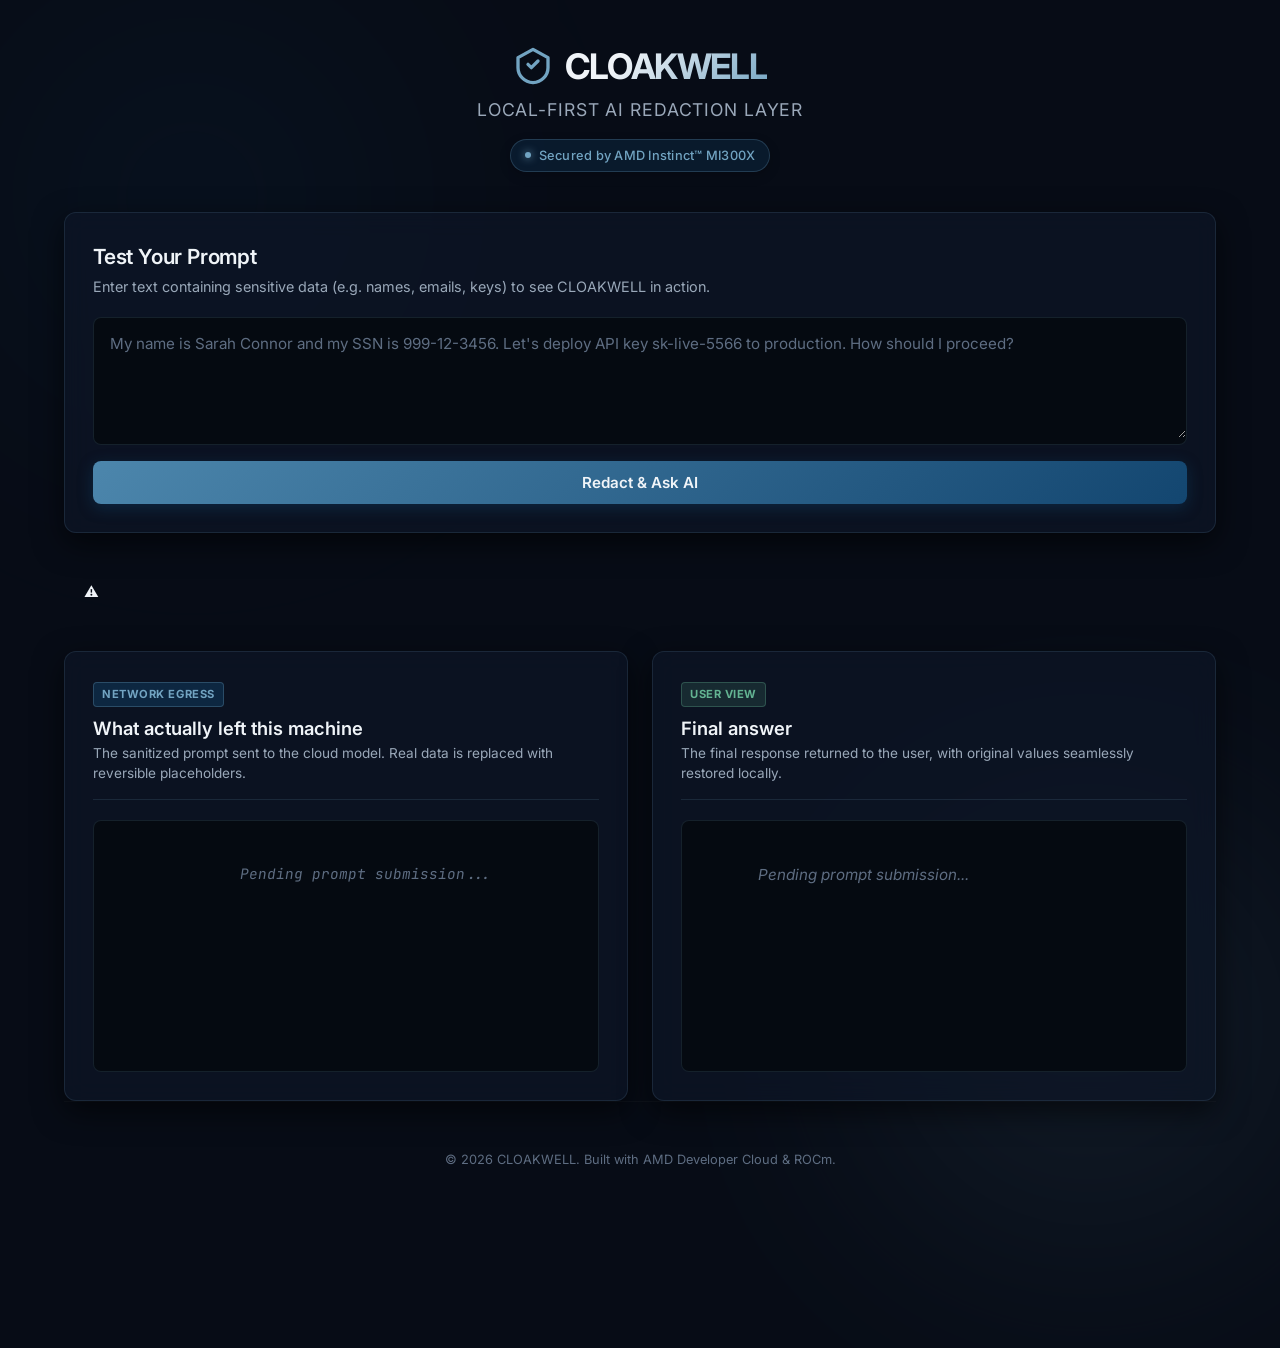
<file: dashboard/index.html>
<!DOCTYPE html>
<html lang="en">
<head>
  <meta charset="UTF-8">
  <meta name="viewport" content="width=device-width, initial-scale=1.0">
  <title>CLOAKWELL — Local-First AI Redaction Layer</title>
  <!-- Google Fonts: Inter for UI, JetBrains Mono for raw data -->
  <link rel="preconnect" href="https://fonts.googleapis.com">
  <link rel="preconnect" href="https://fonts.gstatic.com" crossorigin>
  <link href="https://fonts.googleapis.com/css2?family=Inter:wght@400;500;600;700&family=JetBrains+Mono:wght@400;500&display=swap" rel="stylesheet">
  <link rel="stylesheet" href="style.css">
</head>
<body>
  <!-- Ambient background glow blobs -->
  <div class="bg-glow bg-glow-left"></div>
  <div class="bg-glow bg-glow-right"></div>

  <div class="app-container">
    <header class="app-header">
      <div class="logo-area">
        <!-- SVG Icon representing a shield/filter -->
        <svg class="logo-icon" viewBox="0 0 24 24" fill="none" xmlns="http://www.w3.org/2000/svg">
          <path d="M12 2L3 7V13C3 17.6 6.8 21.7 12 22C17.2 21.7 21 17.6 21 13V7L12 2Z" stroke="currentColor" stroke-width="2" stroke-linejoin="round"/>
          <path d="M9 11L11 13L15 9" stroke="currentColor" stroke-width="2" stroke-linecap="round" stroke-linejoin="round"/>
        </svg>
        <span class="logo-text">CLOAKWELL</span>
      </div>
      <h1 class="subtitle">Local-First AI Redaction Layer</h1>
      <div class="amd-badge">
        <span class="pulse-dot"></span>
        Secured by AMD Instinct™ MI300X
      </div>
    </header>

    <main class="app-main">
      <!-- Input Card -->
      <section class="card input-card">
        <div class="card-header">
          <h2>Test Your Prompt</h2>
          <p class="description">Enter text containing sensitive data (e.g. names, emails, keys) to see CLOAKWELL in action.</p>
        </div>
        <form id="redact-form" class="prompt-form">
          <div class="textarea-wrapper">
            <textarea id="prompt-input" placeholder="My name is Sarah Connor and my SSN is 999-12-3456. Let's deploy API key sk-live-5566 to production. How should I proceed?" required></textarea>
          </div>
          <button type="submit" id="submit-btn" class="btn btn-primary">
            <span class="btn-text">Redact & Ask AI</span>
            <span class="spinner" hidden></span>
          </button>
        </form>
      </section>

      <!-- Dynamic Message Banner (Error/Info) -->
      <div id="status-banner" class="status-banner" hidden>
        <span class="banner-icon">⚠️</span>
        <span class="banner-text"></span>
      </div>

      <!-- Entity Badges Container -->
      <section id="entities-section" class="entities-section" hidden>
        <div class="section-title">DETECTION OVERVIEW</div>
        <div id="badge-list" class="badge-list">
          <!-- Dynamically populated badges -->
        </div>
      </section>

      <!-- Side-by-Side Comparison Panels -->
      <section class="results-grid">
        <!-- Left Panel: What left this machine -->
        <article class="card panel redacted-panel">
          <div class="panel-header header-redacted">
            <div class="badge-tag tag-sensitive">NETWORK EGRESS</div>
            <h3>What actually left this machine</h3>
            <p class="description">The sanitized prompt sent to the cloud model. Real data is replaced with reversible placeholders.</p>
          </div>
          <div class="panel-body">
            <div id="redacted-content" class="output-text code-font">
              <span class="placeholder-text">Pending prompt submission...</span>
            </div>
          </div>
        </article>

        <!-- Right Panel: Final answer -->
        <article class="card panel response-panel">
          <div class="panel-header header-response">
            <div class="badge-tag tag-clean">USER VIEW</div>
            <h3>Final answer</h3>
            <p class="description">The final response returned to the user, with original values seamlessly restored locally.</p>
          </div>
          <div class="panel-body">
            <div id="response-content" class="output-text">
              <span class="placeholder-text">Pending prompt submission...</span>
            </div>
          </div>
        </article>
      </section>
    </main>

    <footer class="app-footer">
      <p>© 2026 CLOAKWELL. Built with AMD Developer Cloud & ROCm.</p>
    </footer>
  </div>

  <script src="app.js"></script>
</body>
</html>
</file>
<file: dashboard/style.css>
/* CLOAKWELL Styling System */

/* CSS Reset & Variables */
:root {
  --bg-primary: #070c16;      /* Deepest dark Prussian navy */
  --bg-secondary: #0d1627;    /* Slate navy for card backgrounds */
  --bg-card: rgba(13, 22, 39, 0.7);
  --bg-input: #050a11;
  --border-color: rgba(114, 164, 194, 0.15);
  --border-focus: rgba(114, 164, 194, 0.5);
  
  /* Brand Blue Gradient Family (Clean -> Mild -> Sensitive) */
  --color-clean: #72a4c2;        /* Light blue */
  --color-mild: #4c86ac;         /* Medium blue */
  --color-sensitive: #134670;    /* Dark Prussian navy/blue */
  
  /* Text colors */
  --text-primary: #f0f4f8;       /* Ice white */
  --text-secondary: #9aa8b9;     /* Steel blue gray */
  --text-muted: #5e6d82;         /* Dark gray-blue */
  
  /* Functional accents */
  --color-error: #da5b6b;
  --color-error-bg: rgba(218, 91, 107, 0.1);
  --color-success: #63b392;
  --color-success-bg: rgba(99, 179, 146, 0.1);
  
  /* Font Stacks */
  --font-ui: 'Inter', -apple-system, BlinkMacSystemFont, "Segoe UI", Roboto, sans-serif;
  --font-code: 'JetBrains Mono', 'Fira Code', monospace;
  
  --shadow-sm: 0 2px 8px rgba(0, 0, 0, 0.4);
  --shadow-lg: 0 10px 30px rgba(0, 0, 0, 0.6);
  --transition-smooth: all 0.3s cubic-bezier(0.4, 0, 0.2, 1);
}

* {
  box-sizing: border-box;
  margin: 0;
  padding: 0;
}

body {
  background-color: var(--bg-primary);
  color: var(--text-primary);
  font-family: var(--font-ui);
  line-height: 1.5;
  min-height: 100vh;
  position: relative;
  overflow-x: hidden;
  display: flex;
  flex-direction: column;
}

/* Ambient glow blobs in background */
.bg-glow {
  position: absolute;
  width: 50vw;
  height: 50vw;
  border-radius: 50%;
  filter: blur(120px);
  pointer-events: none;
  opacity: 0.15;
  z-index: 0;
}

.bg-glow-left {
  top: -10%;
  left: -10%;
  background: radial-gradient(circle, var(--color-sensitive) 0%, transparent 70%);
}

.bg-glow-right {
  bottom: -10%;
  right: -10%;
  background: radial-gradient(circle, var(--color-clean) 0%, transparent 70%);
}

/* App container */
.app-container {
  max-width: 1200px;
  width: 100%;
  margin: 0 auto;
  padding: 2.5rem 1.5rem;
  z-index: 1;
  position: relative;
  flex-grow: 1;
  display: flex;
  flex-direction: column;
}

/* Header design */
.app-header {
  text-align: center;
  margin-bottom: 2.5rem;
}

.logo-area {
  display: inline-flex;
  align-items: center;
  gap: 0.75rem;
  color: var(--color-clean);
}

.logo-icon {
  width: 2.5rem;
  height: 2.5rem;
  animation: logo-float 4s ease-in-out infinite;
}

.logo-text {
  font-size: 2.2rem;
  font-weight: 700;
  letter-spacing: -0.04em;
  background: linear-gradient(135deg, var(--text-primary) 30%, var(--color-clean) 100%);
  -webkit-background-clip: text;
  -webkit-text-fill-color: transparent;
}

.subtitle {
  font-size: 1.1rem;
  color: var(--text-secondary);
  font-weight: 400;
  letter-spacing: 0.05em;
  text-transform: uppercase;
  margin-top: 0.25rem;
}

.amd-badge {
  display: inline-flex;
  align-items: center;
  gap: 0.5rem;
  margin-top: 1rem;
  background-color: rgba(19, 70, 112, 0.25);
  border: 1px solid rgba(114, 164, 194, 0.25);
  padding: 0.35rem 0.85rem;
  border-radius: 99px;
  font-size: 0.8rem;
  font-weight: 500;
  letter-spacing: 0.02em;
  color: var(--color-clean);
  box-shadow: 0 4px 12px rgba(0, 0, 0, 0.2);
}

.pulse-dot {
  width: 6px;
  height: 6px;
  background-color: var(--color-clean);
  border-radius: 50%;
  box-shadow: 0 0 8px var(--color-clean);
  animation: pulse-ring 1.8s infinite;
}

/* Main layouts */
.app-main {
  flex-grow: 1;
  display: flex;
  flex-direction: column;
  gap: 2rem;
}

/* Card base and Glassmorphism styling */
.card {
  background-color: var(--bg-card);
  border: 1px solid var(--border-color);
  border-radius: 12px;
  backdrop-filter: blur(12px);
  -webkit-backdrop-filter: blur(12px);
  box-shadow: var(--shadow-lg);
  padding: 1.75rem;
  transition: var(--transition-smooth);
}

.card:hover {
  border-color: rgba(114, 164, 194, 0.25);
  box-shadow: 0 12px 36px rgba(0, 0, 0, 0.7);
}

.card-header h2 {
  font-size: 1.3rem;
  font-weight: 600;
  margin-bottom: 0.25rem;
  letter-spacing: -0.01em;
}

.card-header .description {
  color: var(--text-secondary);
  font-size: 0.9rem;
  margin-bottom: 1.25rem;
}

/* Prompt Form styling */
.prompt-form {
  display: flex;
  flex-direction: column;
  gap: 1rem;
}

.textarea-wrapper {
  position: relative;
  border-radius: 8px;
  background-color: var(--bg-input);
  border: 1px solid var(--border-color);
  transition: var(--transition-smooth);
}

.textarea-wrapper:focus-within {
  border-color: var(--border-focus);
  box-shadow: 0 0 0 3px rgba(114, 164, 194, 0.15);
}

textarea {
  width: 100%;
  min-height: 120px;
  background: transparent;
  border: none;
  outline: none;
  padding: 1rem;
  color: var(--text-primary);
  font-family: var(--font-ui);
  font-size: 0.95rem;
  resize: vertical;
}

textarea::placeholder {
  color: var(--text-muted);
}

/* Buttons */
.btn {
  display: inline-flex;
  align-items: center;
  justify-content: center;
  gap: 0.5rem;
  padding: 0.75rem 1.5rem;
  border-radius: 8px;
  font-family: var(--font-ui);
  font-size: 0.95rem;
  font-weight: 600;
  cursor: pointer;
  border: none;
  outline: none;
  transition: var(--transition-smooth);
}

.btn-primary {
  background: linear-gradient(135deg, var(--color-mild) 0%, var(--color-sensitive) 100%);
  color: var(--text-primary);
  box-shadow: 0 4px 15px rgba(19, 70, 112, 0.4);
}

.btn-primary:hover:not(:disabled) {
  transform: translateY(-1px);
  box-shadow: 0 6px 20px rgba(19, 70, 112, 0.6);
  filter: brightness(1.1);
}

.btn-primary:active:not(:disabled) {
  transform: translateY(0);
}

.btn-primary:disabled {
  opacity: 0.6;
  cursor: not-allowed;
}

/* Spinner indicator */
.spinner {
  width: 16px;
  height: 16px;
  border: 2px solid rgba(255, 255, 255, 0.3);
  border-top-color: var(--text-primary);
  border-radius: 50%;
  animation: spin 0.8s linear infinite;
}

/* Status/Error banner */
.status-banner {
  display: flex;
  align-items: flex-start;
  gap: 0.75rem;
  padding: 1rem 1.25rem;
  border-radius: 8px;
  font-size: 0.9rem;
  font-weight: 500;
  animation: slide-down 0.3s ease-out;
}

.status-banner.error {
  background-color: var(--color-error-bg);
  border: 1px solid rgba(218, 91, 107, 0.3);
  color: var(--color-error);
}

.status-banner.success {
  background-color: var(--color-success-bg);
  border: 1px solid rgba(99, 179, 146, 0.3);
  color: var(--color-success);
}

/* Entities container */
.entities-section {
  animation: fade-in 0.4s ease-out;
}

.section-title {
  font-size: 0.75rem;
  font-weight: 700;
  letter-spacing: 0.1em;
  color: var(--text-muted);
  margin-bottom: 0.75rem;
}

.badge-list {
  display: flex;
  flex-wrap: wrap;
  gap: 0.5rem;
}

.entity-badge {
  display: inline-flex;
  align-items: center;
  gap: 0.35rem;
  padding: 0.35rem 0.75rem;
  border-radius: 6px;
  font-size: 0.8rem;
  font-weight: 600;
  letter-spacing: 0.01em;
  background-color: rgba(76, 134, 172, 0.15);
  border: 1px solid rgba(76, 134, 172, 0.3);
  color: #a0c3db;
  animation: scale-up 0.25s cubic-bezier(0.34, 1.56, 0.64, 1);
}

.badge-count {
  background-color: rgba(255, 255, 255, 0.15);
  padding: 0.05rem 0.3rem;
  border-radius: 4px;
  font-size: 0.7rem;
}

/* Results Grid Layout (Side-by-Side) */
.results-grid {
  display: grid;
  grid-template-columns: repeat(auto-fit, minmax(450px, 1fr));
  gap: 1.5rem;
}

@media (max-width: 968px) {
  .results-grid {
    grid-template-columns: 1fr;
  }
}

.panel {
  display: flex;
  flex-direction: column;
  height: 450px;
}

.panel-header {
  position: relative;
  padding-bottom: 1rem;
  border-bottom: 1px solid var(--border-color);
  margin-bottom: 1.25rem;
}

.panel-header h3 {
  font-size: 1.15rem;
  font-weight: 600;
  margin-top: 0.5rem;
}

.panel-header .description {
  font-size: 0.85rem;
  color: var(--text-secondary);
}

.badge-tag {
  display: inline-block;
  font-size: 0.7rem;
  font-weight: 700;
  letter-spacing: 0.05em;
  padding: 0.2rem 0.5rem;
  border-radius: 4px;
}

.tag-sensitive {
  background-color: rgba(19, 70, 112, 0.4);
  border: 1px solid rgba(114, 164, 194, 0.3);
  color: var(--color-clean);
}

.tag-clean {
  background-color: rgba(99, 179, 146, 0.15);
  border: 1px solid rgba(99, 179, 146, 0.3);
  color: var(--color-success);
}

.panel-body {
  flex-grow: 1;
  display: flex;
  flex-direction: column;
  position: relative;
  overflow: hidden;
}

/* Outputs text areas */
.output-text {
  flex-grow: 1;
  background-color: var(--bg-input);
  border: 1px solid var(--border-color);
  border-radius: 8px;
  padding: 1.25rem;
  overflow-y: auto;
  font-size: 0.95rem;
  white-space: pre-wrap;
  word-break: break-word;
}

.code-font {
  font-family: var(--font-code);
  font-size: 0.9rem;
}

.placeholder-text {
  color: var(--text-muted);
  font-style: italic;
}

/* Redacted Placeholder Highlights */
.placeholder-highlight {
  background: rgba(114, 164, 194, 0.15);
  border: 1px solid rgba(114, 164, 194, 0.4);
  color: var(--color-clean);
  padding: 1px 5px;
  border-radius: 4px;
  font-weight: 600;
  font-family: var(--font-code);
  display: inline-block;
  margin: 1px 0;
  text-shadow: 0 0 8px rgba(114, 164, 194, 0.3);
  letter-spacing: -0.02em;
}

/* Footer layout */
.app-footer {
  text-align: center;
  padding-top: 3rem;
  padding-bottom: 1rem;
  color: var(--text-muted);
  font-size: 0.8rem;
  border-top: 1px solid rgba(255, 255, 255, 0.03);
  margin-top: auto;
}

/* Skeleton Loading Animation */
.skeleton-box {
  position: relative;
  overflow: hidden;
  background-color: rgba(255, 255, 255, 0.03);
  height: 1rem;
  margin-bottom: 0.75rem;
  border-radius: 4px;
}

.skeleton-box::after {
  content: "";
  position: absolute;
  top: 0;
  right: 0;
  bottom: 0;
  left: 0;
  transform: translateX(-100%);
  background-image: linear-gradient(
    90deg,
    rgba(255, 255, 255, 0) 0%,
    rgba(255, 255, 255, 0.05) 20%,
    rgba(255, 255, 255, 0.08) 60%,
    rgba(255, 255, 255, 0) 100%
  );
  animation: shimmer 1.5s infinite;
}

/* Keyframes animations */
@keyframes spin {
  to { transform: rotate(360deg); }
}

@keyframes logo-float {
  0% { transform: translateY(0); }
  50% { transform: translateY(-5px); }
  100% { transform: translateY(0); }
}

@keyframes pulse-ring {
  0% {
    box-shadow: 0 0 0 0 rgba(114, 164, 194, 0.7);
  }
  70% {
    box-shadow: 0 0 0 8px rgba(114, 164, 194, 0);
  }
  100% {
    box-shadow: 0 0 0 0 rgba(114, 164, 194, 0);
  }
}

@keyframes shimmer {
  100% { transform: translateX(100%); }
}

@keyframes slide-down {
  from {
    opacity: 0;
    transform: translateY(-8px);
  }
  to {
    opacity: 1;
    transform: translateY(0);
  }
}

@keyframes fade-in {
  from { opacity: 0; }
  to { opacity: 1; }
}

@keyframes scale-up {
  from {
    opacity: 0;
    transform: scale(0.95);
  }
  to {
    opacity: 1;
    transform: scale(1);
  }
}
</file>
